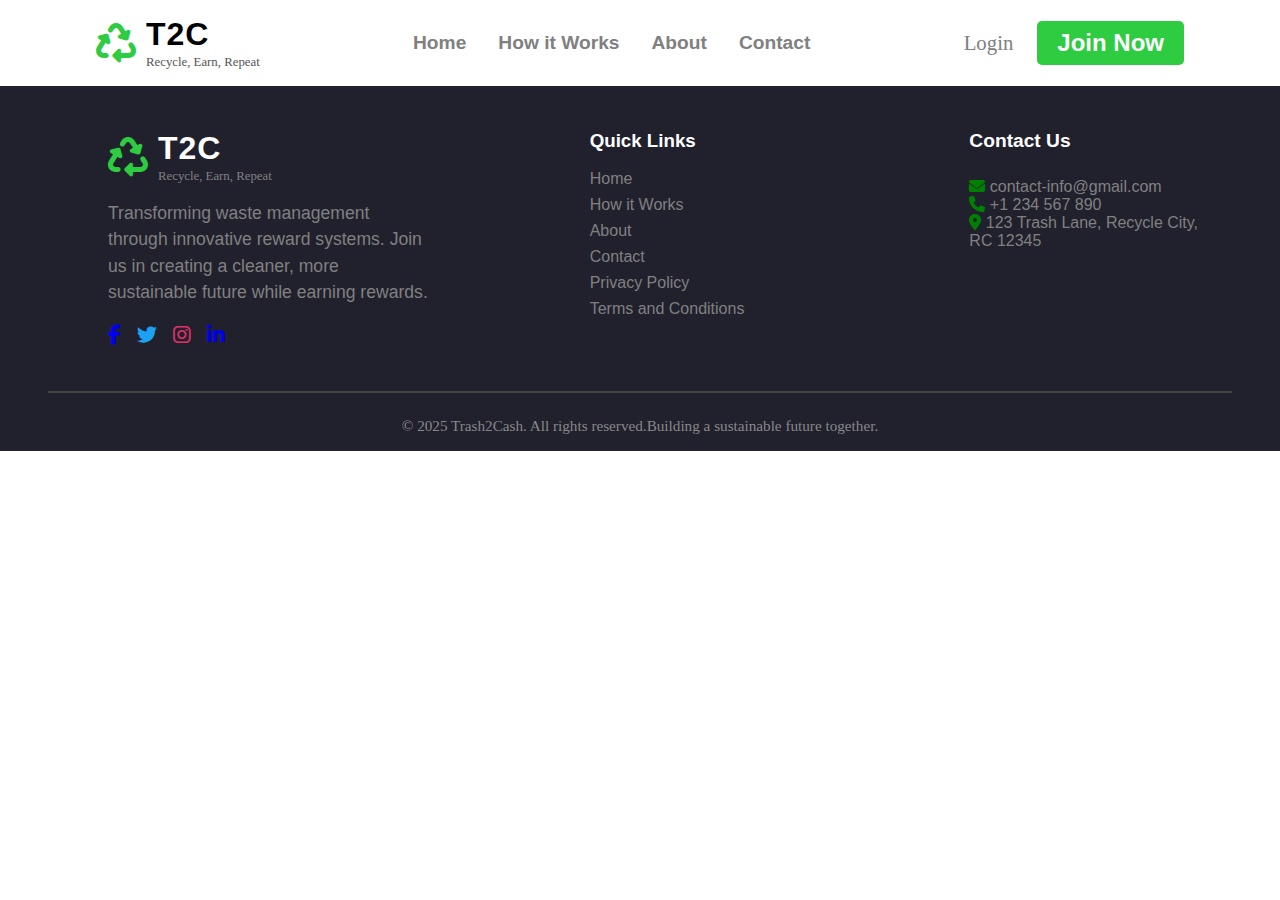
<file: index.html>
<!DOCTYPE html>
<html lang="en">
<head>
    <meta charset="UTF-8">
    <meta name="viewport" content="width=device-width, initial-scale=1.0">
    <title>Trash2Cash</title>
    <link rel="stylesheet" href="index.css">
    <link href="https://fonts.googleapis.com/css2?family=Roboto:wght@700&display=swap" rel="stylesheet">
    <link rel="stylesheet" href="https://cdnjs.cloudflare.com/ajax/libs/font-awesome/6.7.2/css/all.min.css" integrity="sha512-Evv84Mr4kqVGRNSgIGL/F/aIDqQb7xQ2vcrdIwxfjThSH8CSR7PBEakCr51Ck+w+/U6swU2Im1vVX0SVk9ABhg==" crossorigin="anonymous" referrerpolicy="no-referrer">
</head>
<body>
    <header>
        <div class="header-container">
            <div class="logo">
                <div class="recycle-icon">
                    <i class="fas fa-recycle"></i>
                    </div>
                <div class="text-content">
                    <h1>T2C</h1>
                    <p>Recycle, Earn, Repeat</p>
                </div>
            </div>
            <nav class="navbar">
                <a href="index.html">Home</a>
                <a href="how-it-works.html">How it Works</a>
                <a href="about.html">About</a>
                <a href="contact.html">Contact</a>
            </nav>
            <div class="header-actions">
                <a href="login.html" class="login-link">Login</a>
                <a href="join-now.html"><button class="join-btn">Join Now</button></a>
            </div>
        </div>
    </header>
    <footer>
        <div class="footer-container">
            <div class="content">
                <div class="footer-logo">
                    <div class="recycle-icon">
                        <i class="fas fa-recycle"></i>
                    </div>
                    <div class="text-content1">
                    <h1>T2C</h1>
                    <p>Recycle, Earn, Repeat</p>
                    </div>
                </div>
            <div class="footer-description">
                <p>Transforming waste management through innovative reward systems. Join us in creating a cleaner, more sustainable future while earning rewards.</p>
            </div>
            <br>
                <div class="social-media">
                    <a href="https://www.facebook.com" target="_blank"><i class="fab fa-facebook-f"></i></a>
                    <a href="https://www.twitter.com" target="_blank"><i class="fab fa-twitter"></i></a>
                    <a href="https://www.instagram.com" target="_blank"><i class="fab fa-instagram"></i></a>
                    <a href="https://www.linkedin.com" target="_blank"><i class="fab fa-linkedin-in"></i></a>
                </div>
            </div>
            <div class="quick-links">
                <h3>Quick Links</h3>
                <br>
                <ul>
                    <li><a href="index.html">Home</a></li>
                    <li><a href="index.html">How it Works</a></li>
                    <li><a href="index.html">About</a></li>
                    <li><a href="index.html">Contact</a></li>
                     <li><a href="index.html">Privacy Policy</a></li>
                      <li><a href="index.html">Terms and Conditions</a></li>
                </ul>
            </div>
            <div class="contact-info">
                <h3>Contact Us</h3>
                <br>
                <p><i class="fas fa-envelope"></i> contact-info@gmail.com</p>
                <p><i class="fas fa-phone"></i> +1 234 567 890</p>
                <p><i class="fas fa-map-marker-alt"></i> 123 Trash Lane, Recycle City, RC 12345</p>
            </div>

            <hr style="width:100%; border: 0; border-top: 2px solid #444; margin: 32px 0 0 0;"> <!-- Horizontal line above footer-bottom -->

            <div class="footer-bottom">                
            <p>&copy; 2025 Trash2Cash. All rights reserved.Building a sustainable future together.</p>
            </div>
        </div>
        
    </footer>
    
</body>
</html>
</file>
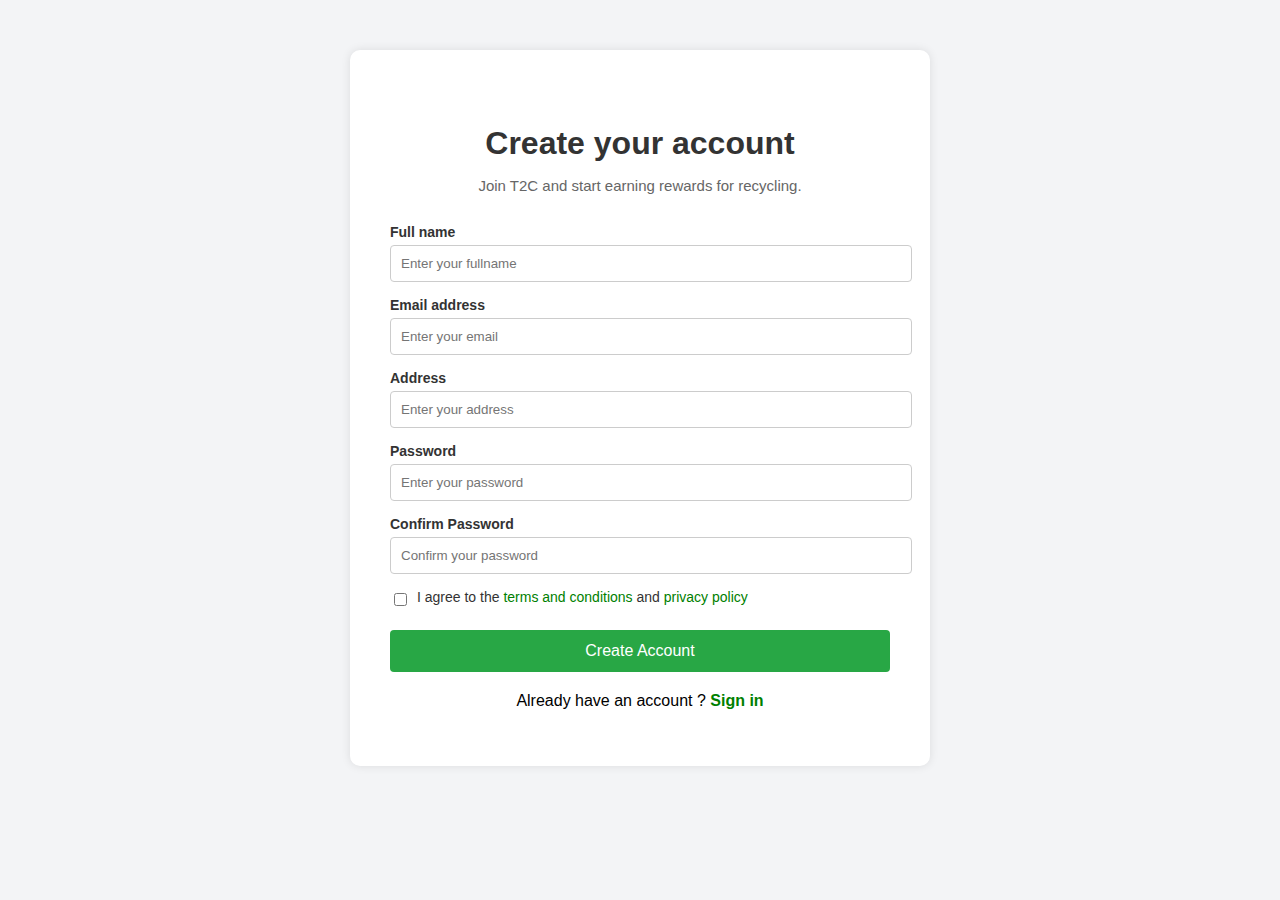
<file: Join-now.html>
<!DOCTYPE html>
<html lang="en">
<head>
  <meta charset="UTF-8" />
  <meta name="viewport" content="width=device-width, initial-scale=1.0" />
  <title>Trash2Cash</title>
  <link rel="stylesheet" href="Join-now.css" />
</head>
<body>
  <div class="container">
    <h1>Create your account</h1>
    <p class="tagline">Join T2C and start earning rewards for recycling.</p>
    <form action="/login.html" method="post">
      <label for="fullname">Full name</label>
      <input type="text" id="fullname" name="fullname" placeholder="Enter your fullname" required />

      <label for="email">Email address</label>
      <input type="email" id="email" name="email" placeholder="Enter your email" required />

      <label for="address">Address</label>
      <input type="text" id="address" name="address"  placeholder="Enter your address" required />

      <label for="password">Password</label>
      <input type="password" id="password" name="password" placeholder="Enter your password" required />

      <label for="confirmPassword">Confirm Password</label>
      <input type="password" id="confirmPassword" name="confirmPassword" placeholder="Confirm your password" required />

      <div class="checkbox">
        <input type="checkbox" id="terms" name="terms" required />
        <label for="terms"><p>I agree to the <a href="Join-now.html">terms and conditions</a> and <a href="Join-now.html">privacy policy</a></p></label>
      </div>

      <button type="submit">Create Account</button>
    </form>

    <div class="login-link">
      <p>Already have an account ? <a href="/login.html">Sign in</a></p>
    </div>
  </div>
</body>
</html>
</file>
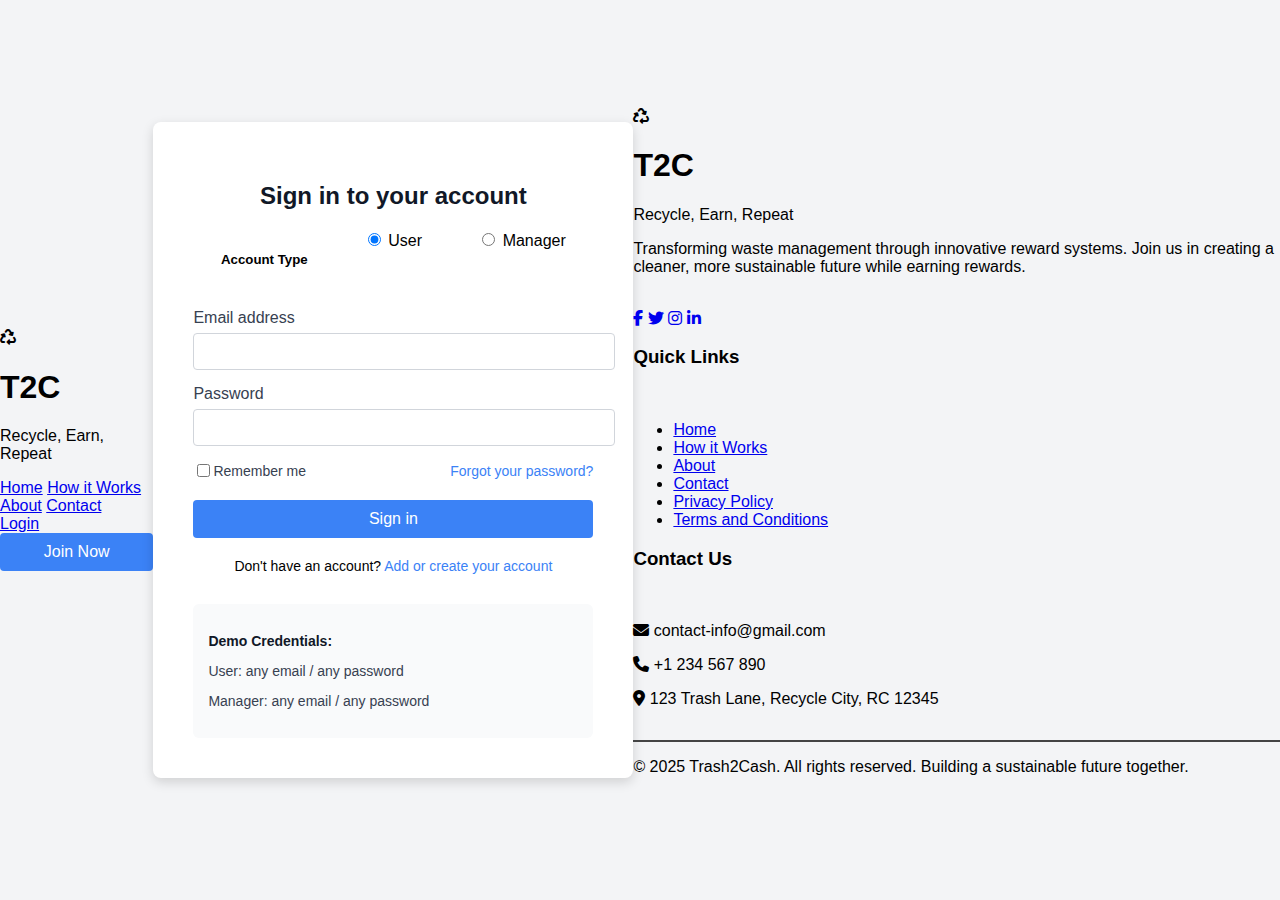
<file: Login.html>
<!DOCTYPE html>
<html lang="en">
<head>
  <meta charset="UTF-8" />
  <meta name="viewport" content="width=device-width, initial-scale=1.0" />
  <title>Login Page</title>
  <link rel="stylesheet" href="Login.css" />
  <!-- Font Awesome CDN for icons (add if not already included) -->
  <link rel="stylesheet" href="https://cdnjs.cloudflare.com/ajax/libs/font-awesome/6.4.0/css/all.min.css" />
</head>
<body>
  <!-- Header Start -->
  <header>
    <div class="header-container">
      <div class="logo">
        <div class="recycle-icon">
          <i class="fas fa-recycle"></i>
        </div>
        <div class="text-content">
          <h1>T2C</h1>
          <p>Recycle, Earn, Repeat</p>
        </div>
      </div>
      <nav class="navbar">
        <a href="index.html">Home</a>
        <a href="how-it-works.html">How it Works</a>
        <a href="about.html">About</a>
        <a href="contact.html">Contact</a>
      </nav>
      <div class="header-actions">
        <a href="login.html" class="login-link">Login</a>
        <a href="join-now.html"><button class="join-btn">Join Now</button></a>
      </div>
    </div>
  </header>
  <!-- Header End -->

  <div class="login-container">
    <h2>Sign in to your account</h2>
    <form action="#" method="post">
      <div class="radio-group">
        <h5>Account Type</h5>
        <label>
          <input type="radio" name="accountType" value="user" checked />
          User
        </label>
        <label>
          <input type="radio" name="accountType" value="manager" />
          Manager
        </label>
      </div>
      <div class="form-group">
        <label for="email">Email address</label>
        <input type="email" id="email" name="email" required />
      </div>
      <div class="form-group">
        <label for="password">Password</label>
        <input type="password" id="password" name="password" required />
      </div>
      <div class="checkbox-group">
        <label>
          <input type="checkbox" name="remember" />
          Remember me
        </label>
        <a href="#">Forgot your password?</a>
      </div>
      <button type="submit">Sign in</button>
    </form>
    <div class="create-account">
      <p>
        Don't have an account?
        <a href="create-account.html">Add or create your account</a>
      </p>
    </div>
    <div class="demo-credentials">
      <p><strong>Demo Credentials:</strong></p>
      <p>User: any email / any password</p>
      <p>Manager: any email / any password</p>
    </div>
  </div>

  <!-- Footer Start -->
  <footer>
    <div class="footer-container">
      <div class="content">
        <div class="footer-logo">
          <div class="recycle-icon">
            <i class="fas fa-recycle"></i>
          </div>
          <div class="text-content1">
            <h1>T2C</h1>
            <p>Recycle, Earn, Repeat</p>
          </div>
        </div>
        <div class="footer-description">
          <p>Transforming waste management through innovative reward systems. Join us in creating a cleaner, more sustainable future while earning rewards.</p>
        </div>
        <br>
        <div class="social-media">
          <a href="https://www.facebook.com" target="_blank"><i class="fab fa-facebook-f"></i></a>
          <a href="https://www.twitter.com" target="_blank"><i class="fab fa-twitter"></i></a>
          <a href="https://www.instagram.com" target="_blank"><i class="fab fa-instagram"></i></a>
          <a href="https://www.linkedin.com" target="_blank"><i class="fab fa-linkedin-in"></i></a>
        </div>
      </div>
      <div class="quick-links">
        <h3>Quick Links</h3>
        <br>
        <ul>
          <li><a href="index.html">Home</a></li>
          <li><a href="how-it-works.html">How it Works</a></li>
          <li><a href="about.html">About</a></li>
          <li><a href="contact.html">Contact</a></li>
          <li><a href="privacy-policy.html">Privacy Policy</a></li>
          <li><a href="terms.html">Terms and Conditions</a></li>
        </ul>
      </div>
      <div class="contact-info">
        <h3>Contact Us</h3>
        <br>
        <p><i class="fas fa-envelope"></i> contact-info@gmail.com</p>
        <p><i class="fas fa-phone"></i> +1 234 567 890</p>
        <p><i class="fas fa-map-marker-alt"></i> 123 Trash Lane, Recycle City, RC 12345</p>
      </div>
      <hr style="width:100%; border: 0; border-top: 2px solid #444; margin: 32px 0 0 0;">
      <div class="footer-bottom">
        <p>&copy; 2025 Trash2Cash. All rights reserved. Building a sustainable future together.</p>
      </div>
    </div>
  </footer>
  <!-- Footer End -->
</body>
</html>
</file>
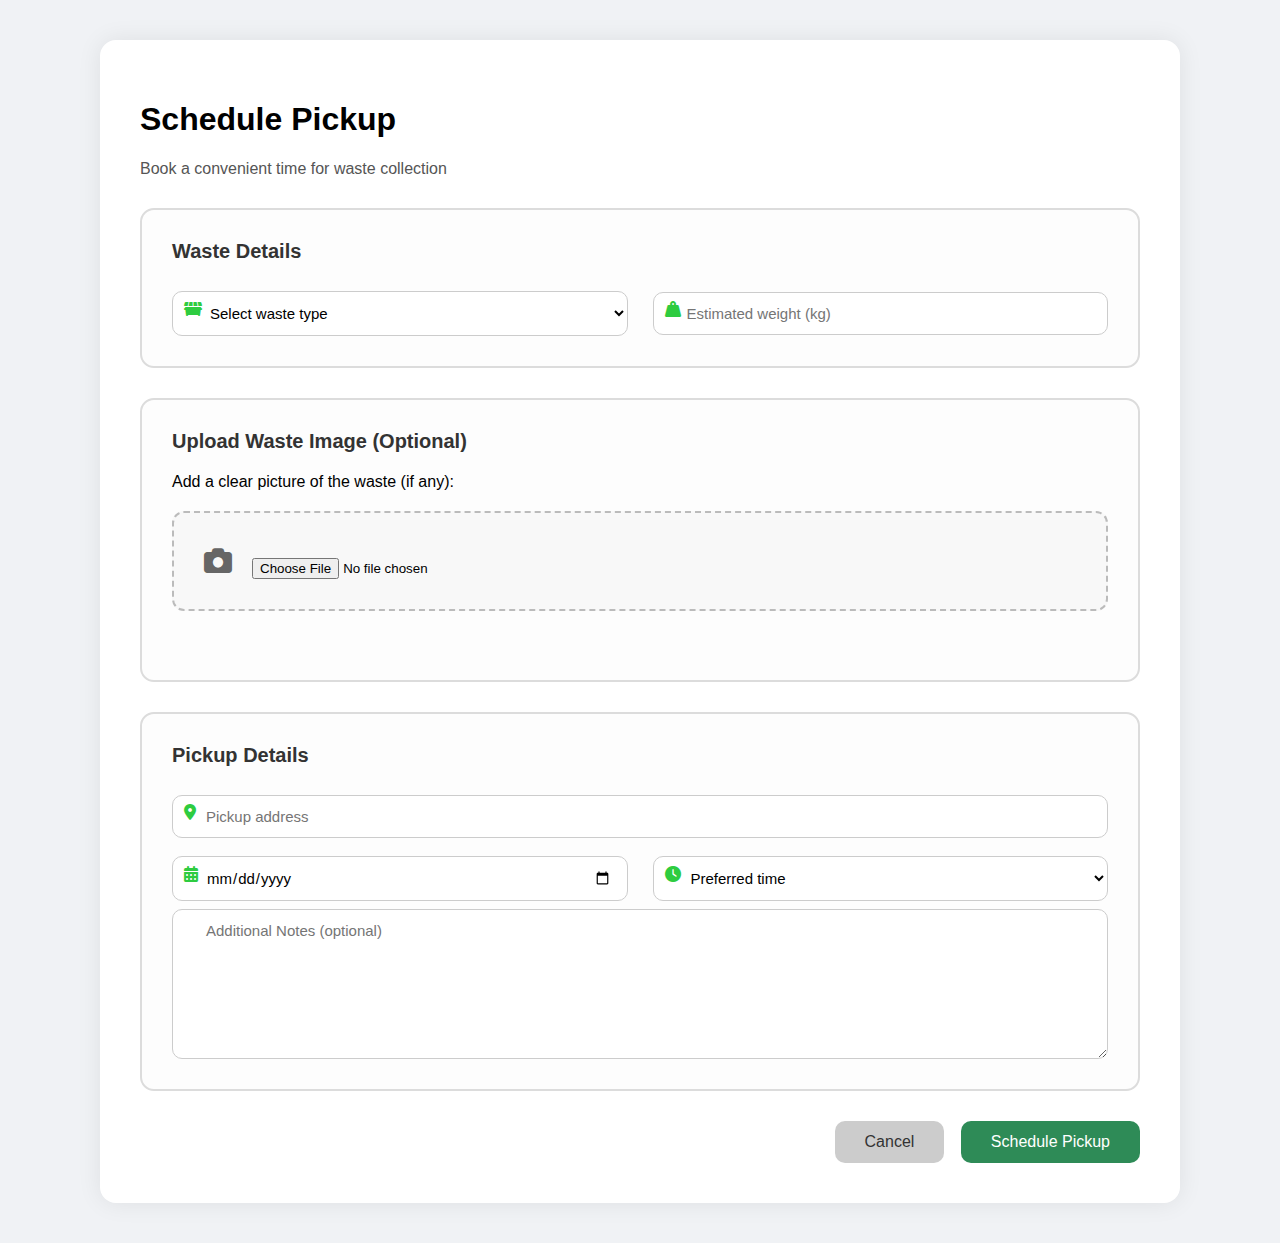
<file: schedule.html>
<!DOCTYPE html>
<html lang="en">
<head>
  <meta charset="UTF-8">
  <title>Schedule Pickup</title>
  <link rel="stylesheet" href="schedule.css">
  <link rel="stylesheet" href="https://cdnjs.cloudflare.com/ajax/libs/font-awesome/6.5.0/css/all.min.css">
</head>
<body>

<div class="container">
  <h1>Schedule Pickup</h1>
  <p>Book a convenient time for waste collection</p>

  <!-- Waste Details Frame -->
  <div class="frame">
    <h3>Waste Details</h3>
    <div class="two-column">
      <div class="input-group icon-input">
        <i class="fas fa-dumpster"></i>
        <select id="waste-type" required>
          <option disabled selected>Select waste type</option>
          <option>Plastic</option>
          <option>Metal</option>
          <option>Organic</option>
          <option>Glass</option>
          <option>Electronic</option>
        </select>
      </div>
      <div class="input-group icon-input">
        <i class="fas fa-weight-hanging"></i>
        <input type="text" id="estimated-weight" placeholder="Estimated weight (kg)" required>
      </div>
    </div>
  </div>

  <!-- Photo Upload Frame -->
  <div class="frame photo-frame">
    <h3>Upload Waste Image (Optional)</h3>
    <label for="photo">Add a clear picture of the waste (if any):</label>
    <div class="photo-upload-box">
      <i class="fas fa-camera"></i>
      <input type="file" id="photo" accept="image/*">
    </div>
  </div>

  <!-- Pickup Details Frame -->
  <div class="frame">
    <h3>Pickup Details</h3>
    <div class="input-group icon-input">
      <i class="fas fa-map-marker-alt"></i>
      <input type="text" id="pickup-address" placeholder="Pickup address" required>
    </div>
    <div class="two-column">
      <div class="input-group icon-input">
        <i class="fas fa-calendar-alt"></i>
        <input type="date" id="pickup-date" required>
      </div>
      <div class="input-group icon-input">
        <i class="fas fa-clock"></i>
        <select id="pickup-time">
          <option disabled selected>Preferred time</option>
          <option>Morning (9AM - 12PM)</option>
          <option>Afternoon (12PM - 3PM)</option>
          <option>Evening (3PM - 6PM)</option>
        </select>
      </div>
    </div>
    <div class="input-group icon-input">
      
      <textarea id="notes" placeholder="Additional Notes (optional)"></textarea>
    </div>
  </div>

  <!-- Buttons -->
  <div class="buttons">
    <button class="cancel-btn">Cancel</button>
    <button class="submit-btn">Schedule Pickup</button>
  </div>
</div>

</body>
</html>
</file>
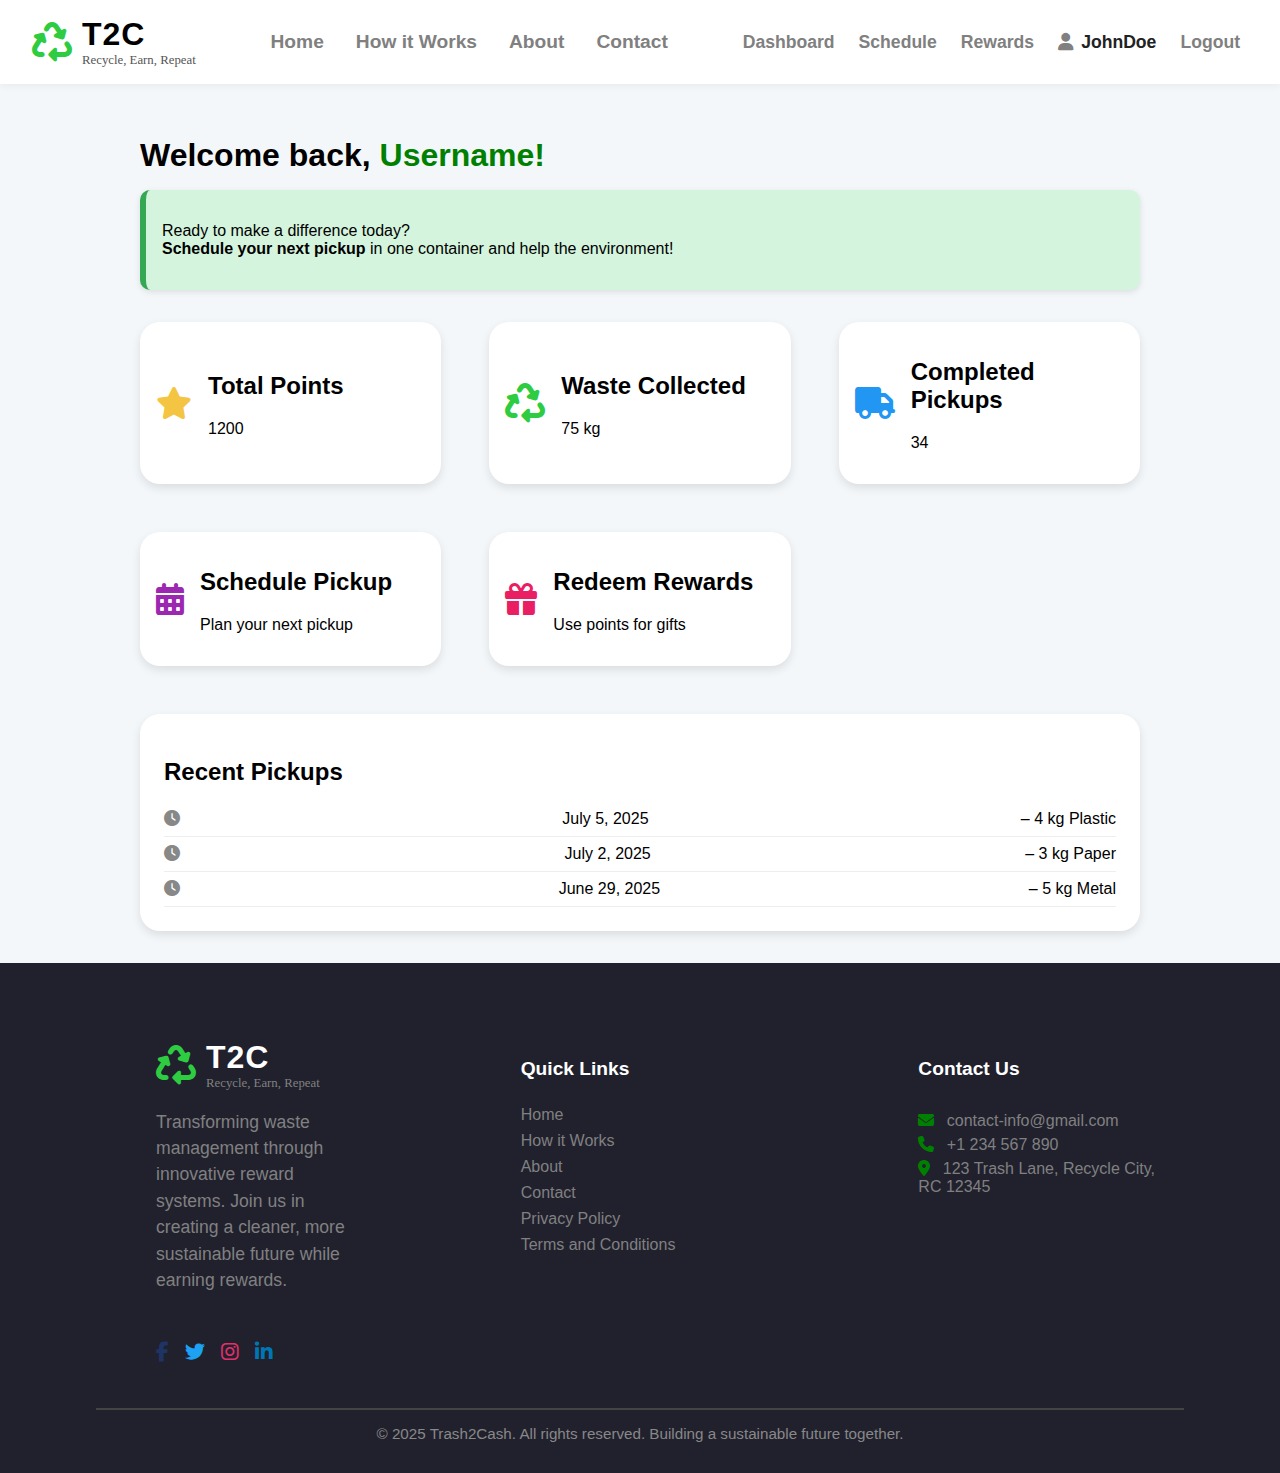
<file: Userdashboard.html>
<!DOCTYPE html>
<html lang="en">
<head>
  <meta charset="UTF-8">
  <title>T2C User Dashboard</title>
  <link rel="stylesheet" href="Userdashboard.css">
  <link rel="stylesheet" href="https://cdnjs.cloudflare.com/ajax/libs/font-awesome/6.4.0/css/all.min.css" />
</head>
<body>
  <header>
    <div class="header-container">
      <div class="logo">
        <div class="recycle-icon">
          <i class="fas fa-recycle"></i>
        </div>
        <div class="text-content">
          <h1>T2C</h1>
          <p>Recycle, Earn, Repeat</p>
        </div>
      </div>
      <nav class="navbar">
        <a href="index.html">Home</a>
        <a href="how-it-works.html">How it Works</a>
        <a href="about.html">About</a>
        <a href="contact.html">Contact</a>
      </nav>
      <div class="header-actions">
        <a href="Userdashboard.html" class="header-link">Dashboard</a>
        <a href="Schedule.html" class="header-link">Schedule</a>
        <a href="Rewards.html" class="header-link">Rewards</a>
        <a href="Userdashboard.html" class="header-link user-profile-link" style="display: flex; align-items: center; gap: 8px;">
          <i class="fa-solid fa-user"></i>
          <span class="user-profile-name">JohnDoe</span>
        </a>
        <a href="index.html" class="header-link">Logout</a>
      </div>
    </div>
  </header>
  
  <div class="dashboard">
    <h1>Welcome back, <span class="username">Username!</span></h1>

    <div class="green-frame">
      <p>Ready to make a difference today? <br><strong>Schedule your next pickup</strong> in one container and help the environment!</p>
    </div>

    <div class="cards">
      <div class="card">
        <i class="fas fa-star icon yellow"></i>
        <div>
          <h2>Total Points</h2>
          <p>1200</p>
        </div>
      </div>

      <div class="card">
        <i class="fas fa-recycle icon green"></i>
        <div>
          <h2>Waste Collected</h2>
          <p>75 kg</p>
        </div>
      </div>

      <div class="card">
        <i class="fas fa-truck icon blue"></i>
        <div>
          <h2>Completed Pickups</h2>
          <p>34</p>
        </div>
      </div>

      <div class="card">
        <a href="Schedule.html"><i class="fas fa-calendar-alt icon purple"></i></a>
        <div>
          <h2>Schedule Pickup</h2>
          <p>Plan your next pickup</p>
        </div>
      </div>

      <div class="card">
       <a href="Redeemrewards.html"><i class="fas fa-gift icon pink"></i></a>
        <div>
          <h2>Redeem Rewards</h2>
          <p>Use points for gifts</p>
        </div>
      </div>
    </div>

    <div class="recent-pickups">
      <h2>Recent Pickups</h2>
      <div class="pickup-entry"><i class="fas fa-clock"></i> July 5, 2025 <span>– 4 kg Plastic</span></div>
      <div class="pickup-entry"><i class="fas fa-clock"></i> July 2, 2025 <span>– 3 kg Paper</span></div>
      <div class="pickup-entry"><i class="fas fa-clock"></i> June 29, 2025 <span>– 5 kg Metal</span></div>
    </div>
  </div>

   <footer>
    <div class="footer-container">
      <div class="content">
        <div class="footer-logo">
          <div class="recycle-icon">
            <i class="fas fa-recycle"></i>
          </div>
          <div class="text-content1">
            <h1>T2C</h1>
            <p>Recycle, Earn, Repeat</p>
          </div>
        </div>
        <div class="footer-description">
          <p>Transforming waste management through innovative reward systems. Join us in creating a cleaner, more sustainable future while earning rewards.</p>
        </div>
        <br>
        <div class="social-media">
          <a href="https://www.facebook.com" target="_blank"><i class="fab fa-facebook-f"></i></a>
          <a href="https://www.twitter.com" target="_blank"><i class="fab fa-twitter"></i></a>
          <a href="https://www.instagram.com" target="_blank"><i class="fab fa-instagram"></i></a>
          <a href="https://www.linkedin.com" target="_blank"><i class="fab fa-linkedin-in"></i></a>
        </div>
      </div>
      <div class="quick-links">
        <h3>Quick Links</h3>
        <br>
        <ul>
          <li><a href="index.html">Home</a></li>
          <li><a href="how-it-works.html">How it Works</a></li>
          <li><a href="about.html">About</a></li>
          <li><a href="contact.html">Contact</a></li>
          <li><a href="privacy-policy.html">Privacy Policy</a></li>
          <li><a href="terms.html">Terms and Conditions</a></li>
        </ul>
      </div>
      <div class="contact-info">
        <h3>Contact Us</h3>
        <br>
        <p><i class="fas fa-envelope"></i> contact-info@gmail.com</p>
        <p><i class="fas fa-phone"></i> +1 234 567 890</p>
        <p><i class="fas fa-map-marker-alt"></i> 123 Trash Lane, Recycle City, RC 12345</p>
      </div>
      <div class="footer-bottom">
        <p>&copy; 2025 Trash2Cash. All rights reserved. Building a sustainable future together.</p>
      </div>
    </div>
  </footer>
</body>
</html>
</file>
<file: index.css>
*{
    margin: 0;
    padding: 0;
    box-sizing: border-box;
}

.header-container {
    display: flex;
    align-items: center;
    justify-content: space-evenly; /* This spaces all children evenly */
    padding: 16px 48px; /* Increased left and right padding */
    background: #fff;
    box-shadow: 0 2px 8px rgba(0,0,0,0.05);
}

.logo {
    display: flex;
    align-items: center;
    gap: 10px;
    padding-left: 48px;
}

.recycle-icon svg {
    width: 48px;
    height: 48px;
    display: block;
}

.navbar {
    flex: 1;
    display: flex;
    justify-content: center;
    gap: 32px;
    font-family: 'Segoe UI', Tahoma, Geneva, Verdana, sans-serif;
    font-weight: 600;
}

.navbar a {
    text-decoration: none;
    color: gray;
    font-weight: 600;
    font-size: 1.2rem;
    transition: color 0.2s;
}

.navbar a:hover {
    color: #2ecc40; /* Green color on hover */
}

.header-actions {
    display: flex;
    align-items: center;
    gap: 16px;
    padding-right: 48px;
}

.login-link {
    text-decoration: none;
    color: gray;
    font-size: 1.3rem;
    margin-right: 8px;
}

.login-link:hover {
    color: #2ecc40;
}

.join-btn {
    background: #2ecc40;
    color: #fff;
    border: none;
    padding: 8px 20px;
    border-radius: 5px;
    font-size: 1.5rem;
    font-family: 'Segoe UI', Tahoma, Geneva, Verdana, sans-serif;
    cursor: pointer;
    font-weight: 700;
    transition: background 0.2s;
}

.join-btn:hover {
    background: #27ae38;
}

.text-content h1 {
    font-family:'Segoe UI', Tahoma, Geneva, Verdana, sans-serif;
    font-size: 2 rem;
    color: black;
    margin: 0;
    font-weight: 700;
    letter-spacing: 1px;
}

.text-content p {
    font-size: 0.8rem;
    color: #555;
    margin: 0;
    margin-top: 2px;
    font-family:Georgia, 'Times New Roman', Times, serif;
    font-weight: 300;
}
.fa-recycle {
    color: #2ecc40;
    font-size: 40px;
}
.footer-container {
    display: flex;
    flex-wrap: wrap;
    justify-content: space-between;
    align-items: flex-start;
    padding: 32px 48px 0 48px;
    background: rgb(33, 33, 46);
    position: relative;
}

.content, .quick-links, .contact-info {
    flex: 1 1 220px;
    margin: 12px;
}

.quick-links ul {
    list-style: none;
    padding-right:48px;
    padding-left: 0;
    margin: 0;
}

.quick-links ul li {
    margin-bottom: 8px;
}

.quick-links ul li a {
    color: gray;
    text-decoration: none;
    transition: color 0.2s;
}

.quick-links ul li a:hover {
    color: #28A745;
}

.footer-bottom {
    width: 100%;
    text-align: center;
    margin-top: 24px;
    padding-bottom: 16px;
    font-size: 0.95rem;
    color: #888;
    position: relative;
}
.footer-logo {
    display: flex;
    align-items: center;
    gap: 10px;
    padding-left: 48px;
}

.recycle-icon svg {
    width: 48px;
    height: 48px;
    display: block;
}
.text-content1 h1 {
    font-family:'Segoe UI', Tahoma, Geneva, Verdana, sans-serif;
    font-size: 2 rem;
    color: white;
    margin: 0;
    font-weight: 700;
    letter-spacing: 1px;
    padding-right: 60px;
}

.text-content1 p {
    font-size: 0.8rem;
    color:gray;
    margin: 0;
    margin-top: 2px;
    font-family:Georgia, 'Times New Roman', Times, serif;
    font-weight: 300;
}
.social-media {
    display: flex;
    gap: 16px;
    font-size: 20px;
    padding-left: 48px;

}
.fa-instagram{
    color: #E1306C;
}
.fa-twitter{
    color: #1DA1F2;
}
.fa-facebook{
    color: #1e3465;
}
.footer-description {
    flex: 1 1 100%;
    margin-top: 16px;
    color:gray;
    font-size: 1.1rem;
    line-height: 1.5;
    font-family: 'Segoe UI', Tahoma, Geneva, Verdana, sans-serif;
    padding-left: 48px;
}
.quick-links{
    padding-left: 135px;
    font-family: 'Segoe UI', Tahoma, Geneva, Verdana, sans-serif;
    color: white;
}
.contact-info {
    padding-left: 120px;
    font-family: 'Segoe UI', Tahoma, Geneva, Verdana, sans-serif;
    color: gray;
}
.contact-info h3{
    color: white;
    font-size: 1.2rem;
    margin-bottom: 8px;
}
.quick-links  a{
    color:gray;
}
.fa-envelope {
    color: green;
}
.fa-phone {
    color:green;
}
.fa-map-marker-alt {
    color:green;
}
</file>
<file: Join-now.css>
body {
  margin: 0;
  font-family: Arial, sans-serif;
  background: #f3f4f6;
}

.container {
  max-width: 500px;
  margin: 50px auto;
  background: #fff;
  padding: 40px;
  border-radius: 10px;
  box-shadow: 0 0 10px rgba(0,0,0,0.1);
}

h1 {
  text-align: center;
  color: #333;
  margin-bottom: 10px;
  font-family: 'Segoe UI', Tahoma, Geneva, Verdana, sans-serif;
  padding-top: 14px;
}

p.tagline {
  text-align: center;
  color: #666;
  margin-bottom: 30px;
  font-size: 15px;
  font-family: 'Segoe UI', Tahoma, Geneva, Verdana, sans-serif;
}

label {
  display: block;
  margin-bottom: 5px;
  color: #333;
  font-family: 'Segoe UI', Tahoma, Geneva, Verdana, sans-serif;
  font-size: 14px;
  font-weight: bold;
  
}

.checkbox label p {
  margin: 0;
  font-size: 14px;
  color: #333;
  font-family:'Segoe UI', Tahoma, Geneva, Verdana, sans-serif;
  font-weight: normal;
}

input[type="text"],
input[type="email"],
input[type="password"] {
  width: 100%;
  padding: 10px;
  margin-bottom: 15px;
  border: 1px solid #ccc;
  border-radius: 4px;
}

.checkbox {
  display: flex;
  align-items: center;
  margin-bottom: 20px;
}

.checkbox input {
  margin-right: 10px;
}
.checkbox label a{
    color: green;
    text-decoration: none;
}
.checkbox label {
  color: #333;
  font-size: 14px;
  font-family: 'Segoe UI', Tahoma, Geneva, Verdana, sans-serif;
}

button {
  width: 100%;
  background: #28a745;
  color: #fff;
  padding: 12px;
  border: none;
  border-radius: 4px;
  font-size: 16px;
  cursor: pointer;
}

button:hover {
  background: #218838;
}

.login-link {
  text-align: center;
  margin-top: 20px;
  
}
.login-link p{
    font-weight: normal;
    font-family: 'Segoe UI', Tahoma, Geneva, Verdana, sans-serif;
}

.login-link a {
  color: green;
  text-decoration: none;
  font-weight: bold;
}

.login-link a:hover {
  text-decoration: underline;
}
</file>
<file: Login.css>
body {
  font-family: Arial, sans-serif;
  background-color: #f3f4f6;
  display: flex;
  justify-content: center;
  align-items: center;
  height: 100vh;
  margin: 0;
}

.login-container {
  background-color: #fff;
  padding: 40px;
  border-radius: 8px;
  box-shadow: 0 4px 12px rgba(0,0,0,0.15);
  max-width: 400px;
  width: 100%;
}

.login-container h2 {
  text-align: center;
  margin-bottom: 20px;
  color: #111827;
}

.radio-group {
  display: flex;
  justify-content: space-around;
  margin-bottom: 20px;
}

.form-group {
  margin-bottom: 15px;
}

.form-group label {
  display: block;
  margin-bottom: 6px;
  color: #374151;
}

.form-group input[type="email"],
.form-group input[type="password"] {
  width: 100%;
  padding: 10px;
  border: 1px solid #d1d5db;
  border-radius: 4px;
}

.checkbox-group {
  display: flex;
  align-items: center;
  justify-content: space-between;
  margin-bottom: 20px;
  font-size: 14px;
}

.checkbox-group label {
  display: flex;
  align-items: center;
  color: #374151;
}

.checkbox-group a {
  color: #3b82f6;
  text-decoration: none;
}

.checkbox-group a:hover {
  text-decoration: underline;
}

button {
  width: 100%;
  padding: 10px;
  background-color: #3b82f6;
  color: #fff;
  border: none;
  border-radius: 4px;
  font-size: 16px;
  cursor: pointer;
}

button:hover {
  background-color: #2563eb;
}

.create-account {
  text-align: center;
  margin-top: 20px;
  font-size: 14px;
}

.create-account a {
  color: #3b82f6;
  text-decoration: none;
}

.create-account a:hover {
  text-decoration: underline;
}

.demo-credentials {
  margin-top: 30px;
  background-color: #f9fafb;
  padding: 15px;
  border-radius: 6px;
  font-size: 14px;
  color: #374151;
}

.demo-credentials strong {
  color: #111827;
}
</file>
<file: schedule.css>
body {
  font-family: Arial, sans-serif;
  background: #f0f2f5;
  margin: 0;
  padding: 0;
}

.container {
  max-width: 1000px;
  margin: 40px auto;
  background: #fff;
  padding: 40px;
  border-radius: 16px;
  box-shadow: 0 0 25px rgba(0,0,0,0.08);
}

h2 {
  color: #2E8B57;
  margin-bottom: 5px;
}

p {
  color: #555;
  margin-bottom: 30px;
  font-size: 16px;
}

.frame {
  border: 2px solid #dcdcdc;
  border-radius: 14px;
  padding: 30px;
  margin-bottom: 30px;
  background-color: #fdfdfd;
}

.photo-frame {
  min-height: 220px;
}

.frame h3 {
  margin-top: 0;
  color: #333;
  font-size: 20px;
}

select, input[type="text"], input[type="date"], textarea {
  width: 100%;
  padding: 12px 15px;
  margin-top: 8px;
  border: 1px solid #ccc;
  border-radius: 10px;
  font-size: 15px;
  font-family:'Segoe UI', Tahoma, Geneva, Verdana, sans-serif;
  font-weight: 400;
  background-color: #fff;
}

textarea {
  resize: vertical;
  min-height: 90px;
}

input[type="file"] {
  border: none;
  margin-top: 15px;
}

.two-column {
  display: flex;
  gap: 25px;
  flex-wrap: wrap;
  margin-top: 10px;
}

.input-group {
  flex: 1;
  min-width: 240px;
}

.icon-input select,
.icon-input input {
  font-family:'Segoe UI', Tahoma, Geneva, Verdana, sans-serif;
  font-weight: 400;
}

.photo-upload-box {
  display: flex;
  align-items: center;
  padding: 30px;
  border: 2px dashed #bbb;
  border-radius: 12px;
  background: #f8f8f8;
  margin-top: 20px;
}

.photo-upload-box i {
  font-size: 28px;
  margin-right: 20px;
  color: #666;
}

.buttons {
  text-align: right;
  margin-top: 30px;
}

.buttons button {
  padding: 12px 30px;
  font-size: 16px;
  margin-left: 12px;
  border: none;
  border-radius: 10px;
  cursor: pointer;
  transition: 0.3s ease;
}

.cancel-btn {
  background-color: #ccc;
  color: #333;
}

.submit-btn {
  background-color: #2E8B57;
  color: white;
}

.submit-btn:hover {
  background-color: #246b45;
}

.cancel-btn:hover {
  background-color: #999;
}

.input-group.icon-input {
  position: relative;
  display: flex;
  align-items: center;
}

.input-group.icon-input i {
  position: absolute;
  left: 12px;
  color: #2ecc40;
  font-size: 1rem;
  pointer-events: none;
}

.input-group.icon-input input,
.input-group.icon-input select,
.input-group.icon-input textarea {
  padding-left: 2.2em; /* space for icon */
  width: 100%;
  box-sizing: border-box;
}

.input-group.icon-input textarea {
  resize: vertical;
  min-height: 150px;
}
</file>
<file: Userdashboard.css>
body {
  font-family: 'Segoe UI', sans-serif;
  margin: 0;
  padding: 0;
  background-color: #f4f7f9;
}

.dashboard {
  max-width: 1000px;
  margin: auto;
  padding: 2rem;
}

h1 {
  font-size: 2rem;
  margin-bottom: 1rem;
}

.username {
  color: green;
}

.green-frame {
  background-color: #d4f4dd;
  border-left: 6px solid #34a853;
  padding: 1rem;
  border-radius: 10px;
  box-shadow: 0 2px 6px rgba(0,0,0,0.1);
  margin-bottom: 2rem;
}

.cards {
  display: grid;
  grid-template-columns: repeat(auto-fit, minmax(220px, 1fr));
  gap:3rem;
}

.card {
  display: flex;
  align-items: center;
  background: white;
  padding: 1rem;
  border-radius: 20px;
  box-shadow: 0 4px 10px rgba(0,0,0,0.1);
  gap: 1rem;
  transition: box-shadow 0.2s,transform 0.2s;
}
.card:hover {
  box-shadow: 0 8px 24px rgba(44, 204, 64, 0.18), 0 2px 8px rgba(0,0,0,0.08);
  transform: translateY(-6px) scale(1.03);
  cursor: pointer;
}
.icon {
  font-size: 2rem;
}

.yellow { color: #f4c542; }
.green { color: #4caf50; }
.blue { color: #2196f3; }
.purple { color: #9c27b0; }
.pink { color: #e91e63; }

.recent-pickups {
  margin-top: 3rem;
  background: #fff;
  padding: 1.5rem;
  border-radius: 20px;
  box-shadow: 0 4px 10px rgba(0,0,0,0.1);
}

.recent-pickups h2 {
  margin-bottom: 1rem;
}

.pickup-entry {
  padding: 0.5rem 0;
  font-size: 1rem;
  display: flex;
  justify-content: space-between;
  border-bottom: 1px solid #eee;
}

.pickup-entry i {
  margin-right: 10px;
  color: #888;
}
/*=====Header======*/
/* Header Layout: All in one row, balanced spacing */
.header-container {
  display: flex;
  align-items: center;
  justify-content: space-between;
  padding: 16px 32px;
  background: #fff;
  box-shadow: 0 2px 8px rgba(0, 0, 0, 0.05);
  gap: 32px;
}

/* Logo: compact, no extra left padding */
.logo {
  display: flex;
  align-items: center;
  gap: 10px;
  padding-left: 0;
}
.recycle-icon svg {
    width: 48px;
    height: 48px;
    display: block;
}

.fa-recycle {
  color: #2ecc40;
  font-size: 40px;
}

.text-content h1 {
  font-size: 2rem;
  color: black;
  font-weight: 700;
  margin: 0;
  letter-spacing: 1px;
  font-family: 'Segoe UI', Tahoma, Geneva, Verdana, sans-serif;
}

.text-content p {
  font-size: 0.8rem;
  color: #555;
  margin: 0;
  font-family: Georgia, 'Times New Roman', Times, serif;
  font-weight: 300;
  white-space: nowrap; /* Ensures the text stays in one line */
}

/* Navbar: no wrapping, minimal horizontal padding, even spacing */
.navbar {
  display: flex;
  flex-wrap: nowrap;
  gap: 32px;
  padding: 0 32px;
  font-weight: 600;
  font-family: 'Segoe UI', Tahoma, Geneva, Verdana, sans-serif;
}

.navbar a {
  text-decoration: none;
  color: gray;
  font-size: 1.2rem;
  transition: color 0.2s;
  font-weight: 600;
}

.navbar a:hover {
  color: #2ecc40;
}

/* Header actions: right-aligned, no extra left/right padding */
.header-actions {
  display: flex;
  align-items: center;
  gap: 16px;
  padding: 0;
  font-family: 'Segoe UI', Tahoma, Geneva, Verdana, sans-serif;
}

/* Remove these lines:
.Schedule-btn , .rewards-btn {
  text-decoration: none;
  color: gray;
  font-size: 1.3rem;
  margin-right: 8px;
  font-family: 'Segoe UI', Tahoma, Geneva, Verdana, sans-serif;
}

.Schedule-btn:hover {
  color: #2ecc40;
}

.rewards-btn:hover {
  color: #2ecc40;
}
*/

/* Add user profile styles */
.user-profile {
  display: flex;
  align-items: center;
  gap: 12px;
}

/* User profile link: image and name side by side */
.user-profile-link {
  display: flex !important;
  align-items: center;
  gap: 8px;
}

/* User image: small and round */
.user-profile-img {
  width: 32px;
  height: 32px;
  border-radius: 50%;
  object-fit: cover;
  border: 2px solid #2ecc40;
}

.user-profile-name {
  font-size: 1.1rem;
  color: #222;
  font-weight: 600;
}

.logout-btn {
  background: #2ecc40;
  color: #fff;
  border: none;
  border-radius: 20px;
  padding: 6px 18px;
  font-size: 1rem;
  cursor: pointer;
  margin-left: 10px;
  transition: background 0.2s;
}

.logout-btn:hover {
  background: #219a36;
}
/*===========Footer=========*/
footer {
  background-color: rgb(33, 33, 46);
  color: gray;
  padding: 32px 48px 0 48px;
}

.footer-container {
  display: flex;
  flex-wrap: wrap;
  justify-content: space-between;
  align-items: flex-start;
  padding: 32px 48px 0 48px;
  background: rgb(33, 33, 46);
  position: relative;
}

.content,
.quick-links,
.contact-info {
  flex: 1 1 220px;
  margin: 12px;
}

.footer-logo {
  display: flex;
  align-items: center;
  gap: 10px;
  padding-left: 48px;
}
.recycle-icon svg {
    width: 48px;
    height: 48px;
    display: block;
}
.text-content1 h1 {
  font-size: 2rem;
  font-family: 'Segoe UI', Tahoma, Geneva, Verdana, sans-serif;
  padding-right: 60px;
  letter-spacing: 1px;
  color: white;
  margin: 0;
  font-weight: 700;
}

.text-content1 p {
  font-size: 0.8rem;
  color: gray;
  margin-top: 2px;
  font-family: Georgia, 'Times New Roman', Times, serif;
  font-weight: 300;
  margin: 0px;
}

.footer-description {
  margin-top: 16px;
  font-size: 1.1rem;
  line-height: 1.5;
  padding-left: 48px;
  font-family: 'Segoe UI', Tahoma, Geneva, Verdana, sans-serif;
  flex:1 1 100%;
  color:gray
}

.social-media {
  display: flex;
  gap: 16px;
  font-size: 20px;
  margin-top: 12px;
  padding-left: 48px;
}

.social-media i {
  transition: transform 0.2s;
}

.social-media i:hover {
  transform: scale(1.2);
}

.fa-instagram {
  color: #E1306C;
}

.fa-twitter {
  color: #1DA1F2;
}

.fa-facebook-f {
  color: #1e3465;
}

.fa-linkedin-in {
  color: #0077b5;
}

.quick-links h3,
.contact-info h3 {
  color: white;
  font-size: 1.2rem;
  margin-bottom: 8px;
}
.quick-links{
    padding-left: 135px;
    font-family: 'Segoe UI', Tahoma, Geneva, Verdana, sans-serif;
    color: white;
}
.quick-links ul {
  list-style: none;
  padding: 0;
  padding-right:48px;
  padding-left: 0;
  margin: 0;
}

.quick-links ul li {
  margin-bottom: 8px;
}

.quick-links ul li a {
  color: gray;
  text-decoration: none;
  transition: color 0.2s;
}

.quick-links ul li a:hover {
  color: #28A745;
}
.contact-info {
    padding-left: 120px;
    font-family: 'Segoe UI', Tahoma, Geneva, Verdana, sans-serif;
    color: gray;
}
.contact-info h3{
    color: white;
    font-size: 1.2rem;
    margin-bottom: 8px;
}
.contact-info p {
  margin: 6px 0;
}

.contact-info i {
  margin-right: 8px;
}

.fa-envelope,
.fa-phone,
.fa-map-marker-alt {
  color: green;
}

.footer-bottom {
  width: 100%;
  text-align: center;
  margin-top: 24px;
  padding-bottom: 16px;
  font-size: 0.95rem;
  color: #888;
  border-top: 2px solid #444;
  margin-top: 32px;
  position: relative;
}

.header-link {
  text-decoration: none;
  color: gray;
  font-size: 1.1rem;
  font-weight: 600;
  margin-right: 8px;
  transition: color 0.2s;
  font-family: 'Segoe UI', Tahoma, Geneva, Verdana, sans-serif;
}

.header-link:hover {
  color: #2ecc40;
}
</file>
